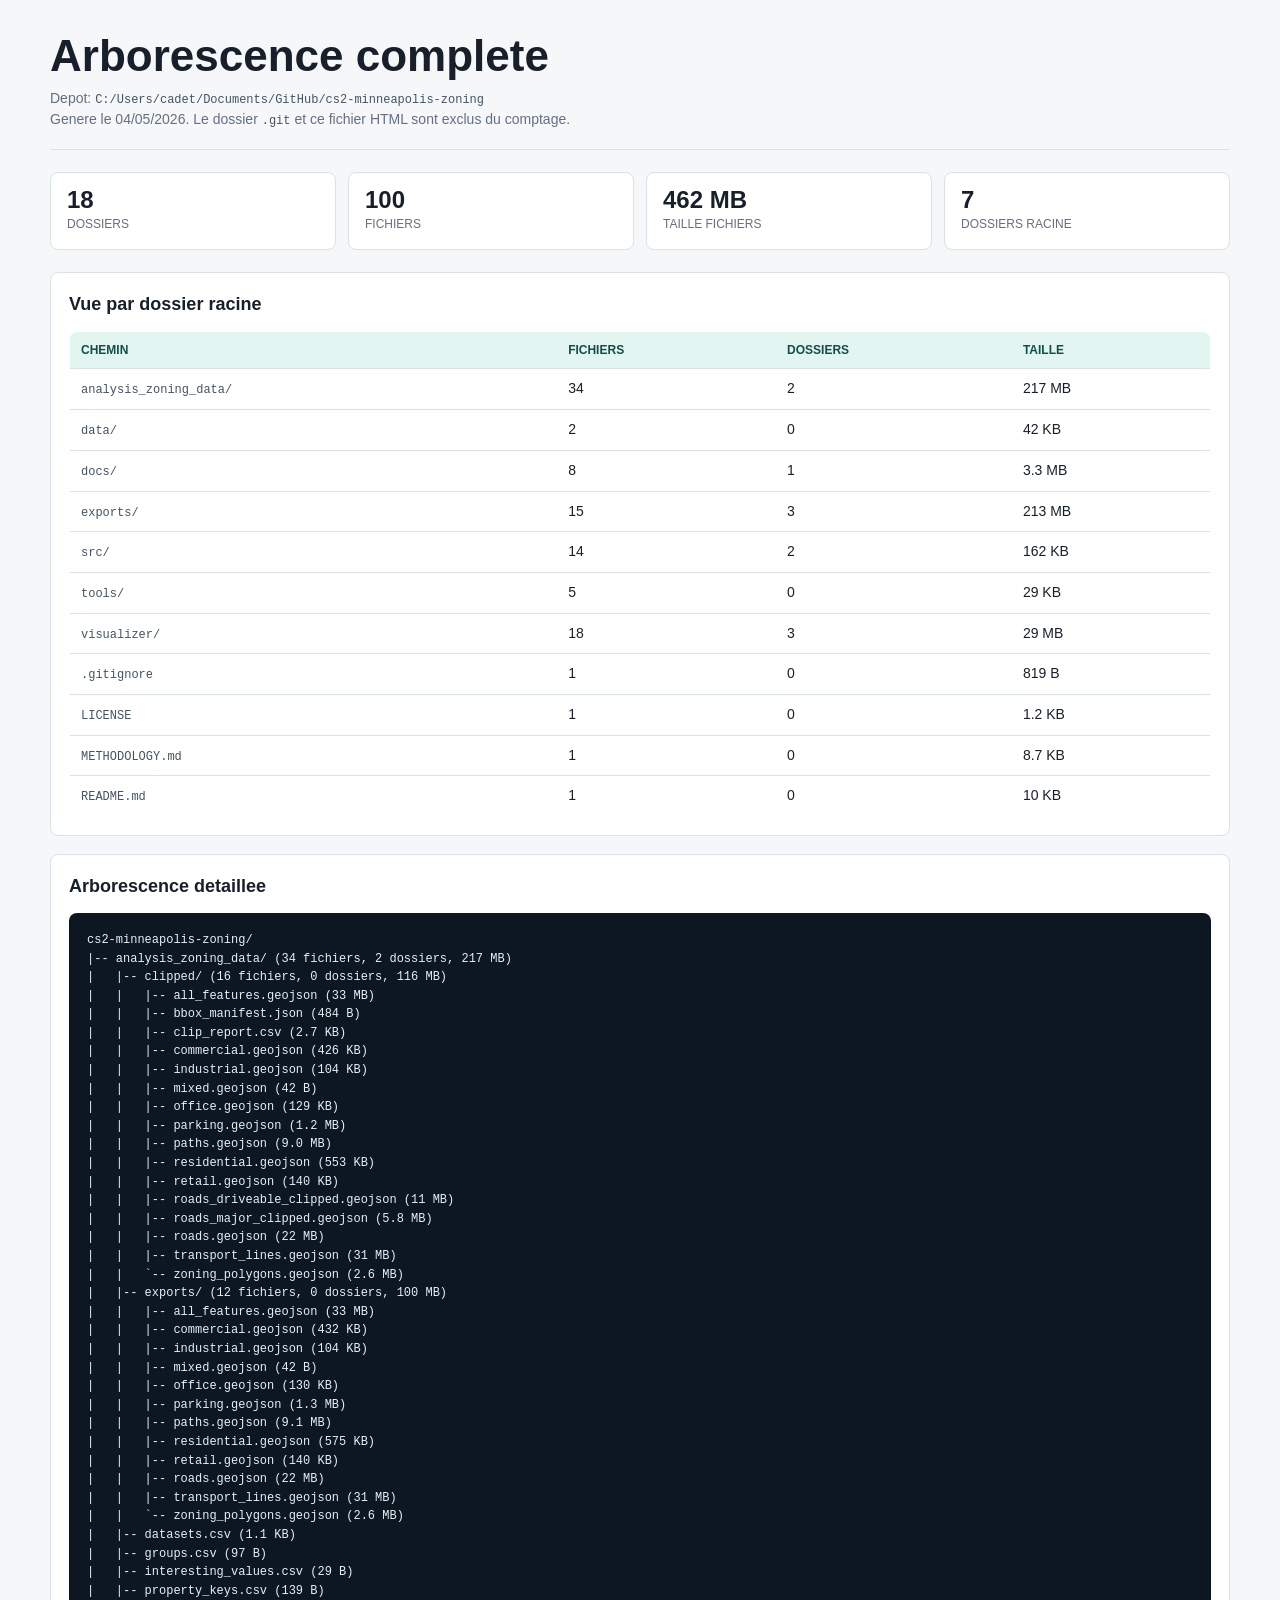
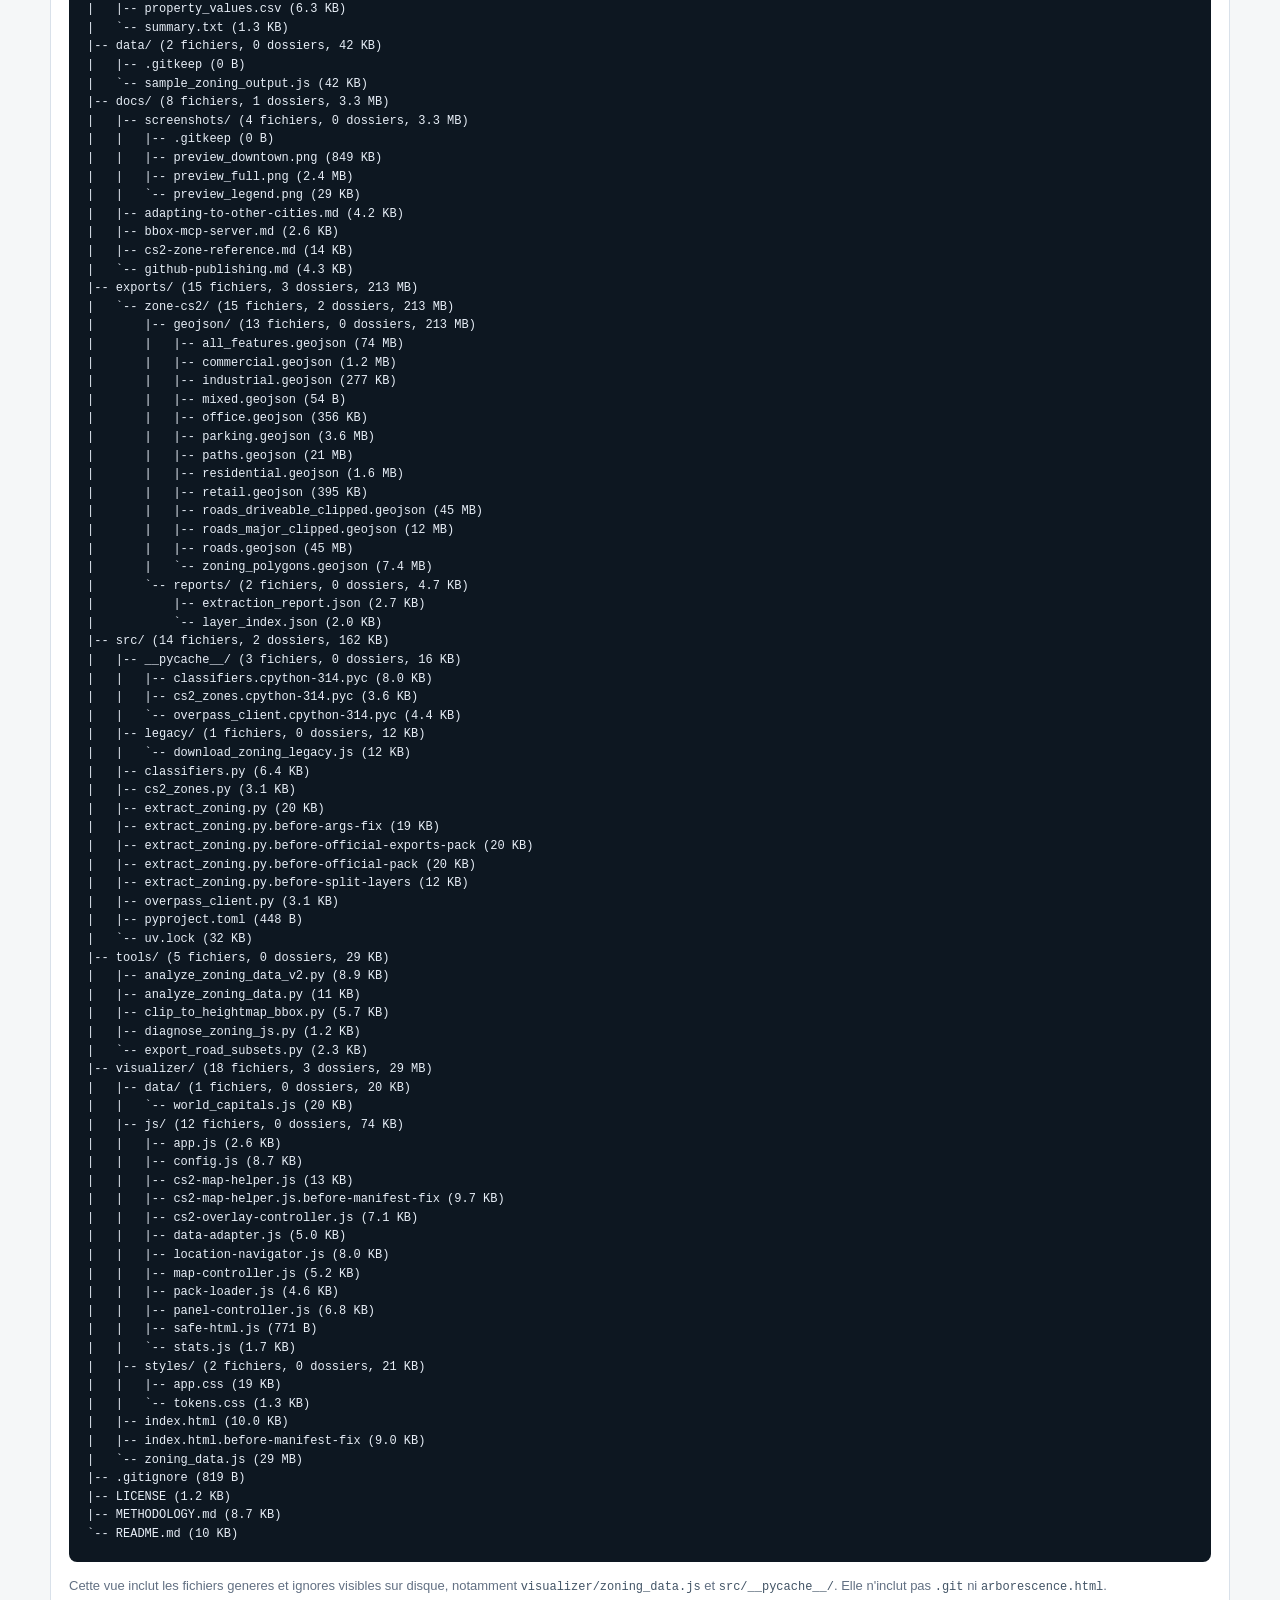
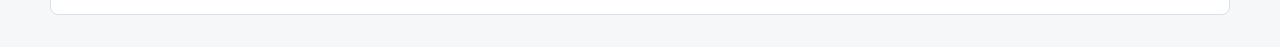
<file: arborescence.html>
<!doctype html>
<html lang="fr">
<head>
  <meta charset="utf-8">
  <meta name="viewport" content="width=device-width, initial-scale=1">
  <title>Arborescence complete - cs2-minneapolis-zoning</title>
  <style>
    :root {
      color-scheme: light;
      --bg: #f5f7f8;
      --panel: #ffffff;
      --ink: #17202a;
      --muted: #627083;
      --rule: #d9e1ea;
      --accent: #0f766e;
      --accent-soft: #e3f5f1;
      --code-bg: #0d1721;
      --code-ink: #e7eef7;
    }

    * {
      box-sizing: border-box;
    }

    body {
      margin: 0;
      background: var(--bg);
      color: var(--ink);
      font: 14px/1.55 "Segoe UI", Arial, sans-serif;
    }

    main {
      width: min(1180px, calc(100% - 32px));
      margin: 32px auto;
    }

    header {
      padding-bottom: 18px;
      border-bottom: 1px solid var(--rule);
    }

    h1,
    h2,
    p {
      margin-top: 0;
    }

    h1 {
      margin-bottom: 8px;
      font-size: clamp(30px, 4vw, 44px);
      line-height: 1.08;
      letter-spacing: 0;
    }

    h2 {
      margin-bottom: 12px;
      font-size: 18px;
    }

    .subtitle {
      margin-bottom: 0;
      color: var(--muted);
    }

    code,
    pre {
      font-family: Consolas, "Cascadia Mono", "Courier New", monospace;
    }

    code {
      color: #425466;
      font-size: 12px;
    }

    .stats {
      display: grid;
      grid-template-columns: repeat(auto-fit, minmax(160px, 1fr));
      gap: 12px;
      margin: 22px 0;
    }

    .stat {
      min-width: 0;
      padding: 14px 16px;
      border: 1px solid var(--rule);
      border-radius: 8px;
      background: var(--panel);
    }

    .stat strong {
      display: block;
      font-size: 24px;
      line-height: 1.1;
    }

    .stat span {
      color: var(--muted);
      font-size: 12px;
      text-transform: uppercase;
    }

    .panel {
      margin-top: 18px;
      padding: 18px;
      border: 1px solid var(--rule);
      border-radius: 8px;
      background: var(--panel);
    }

    table {
      width: 100%;
      border-collapse: collapse;
      overflow: hidden;
      border: 1px solid var(--rule);
      border-radius: 8px;
      background: var(--panel);
    }

    th,
    td {
      padding: 9px 11px;
      border-bottom: 1px solid var(--rule);
      text-align: left;
      vertical-align: top;
    }

    th {
      background: var(--accent-soft);
      color: #114f49;
      font-size: 12px;
      text-transform: uppercase;
    }

    tr:last-child td {
      border-bottom: 0;
    }

    td:nth-child(2),
    td:nth-child(3),
    td:nth-child(4) {
      white-space: nowrap;
    }

    .tree {
      overflow: auto;
      margin: 0;
      padding: 18px;
      border-radius: 8px;
      background: var(--code-bg);
      color: var(--code-ink);
      font-size: 12px;
      line-height: 1.55;
      white-space: pre;
    }

    .note {
      margin: 14px 0 0;
      color: var(--muted);
      font-size: 13px;
    }

    @media (max-width: 720px) {
      main {
        width: min(100% - 20px, 1180px);
        margin: 18px auto;
      }

      .panel {
        padding: 12px;
      }

      th,
      td {
        padding: 8px;
      }
    }
  </style>
</head>
<body>
  <main>
    <header>
      <h1>Arborescence complete</h1>
      <p class="subtitle">
        Depot: <code>C:/Users/cadet/Documents/GitHub/cs2-minneapolis-zoning</code><br>
        Genere le 04/05/2026. Le dossier <code>.git</code> et ce fichier HTML sont exclus du comptage.
      </p>
    </header>

    <section class="stats" aria-label="Resume de l'arborescence">
      <div class="stat"><strong>18</strong><span>Dossiers</span></div>
      <div class="stat"><strong>100</strong><span>Fichiers</span></div>
      <div class="stat"><strong>462 MB</strong><span>Taille fichiers</span></div>
      <div class="stat"><strong>7</strong><span>Dossiers racine</span></div>
    </section>

    <section class="panel" aria-labelledby="top-level-title">
      <h2 id="top-level-title">Vue par dossier racine</h2>
      <table>
        <thead>
          <tr>
            <th>Chemin</th>
            <th>Fichiers</th>
            <th>Dossiers</th>
            <th>Taille</th>
          </tr>
        </thead>
        <tbody>
          <tr><td><code>analysis_zoning_data/</code></td><td>34</td><td>2</td><td>217 MB</td></tr>
          <tr><td><code>data/</code></td><td>2</td><td>0</td><td>42 KB</td></tr>
          <tr><td><code>docs/</code></td><td>8</td><td>1</td><td>3.3 MB</td></tr>
          <tr><td><code>exports/</code></td><td>15</td><td>3</td><td>213 MB</td></tr>
          <tr><td><code>src/</code></td><td>14</td><td>2</td><td>162 KB</td></tr>
          <tr><td><code>tools/</code></td><td>5</td><td>0</td><td>29 KB</td></tr>
          <tr><td><code>visualizer/</code></td><td>18</td><td>3</td><td>29 MB</td></tr>
          <tr><td><code>.gitignore</code></td><td>1</td><td>0</td><td>819 B</td></tr>
          <tr><td><code>LICENSE</code></td><td>1</td><td>0</td><td>1.2 KB</td></tr>
          <tr><td><code>METHODOLOGY.md</code></td><td>1</td><td>0</td><td>8.7 KB</td></tr>
          <tr><td><code>README.md</code></td><td>1</td><td>0</td><td>10 KB</td></tr>
        </tbody>
      </table>
    </section>

    <section class="panel" aria-labelledby="tree-title">
      <h2 id="tree-title">Arborescence detaillee</h2>
      <pre class="tree">cs2-minneapolis-zoning/
|-- analysis_zoning_data/ (34 fichiers, 2 dossiers, 217 MB)
|   |-- clipped/ (16 fichiers, 0 dossiers, 116 MB)
|   |   |-- all_features.geojson (33 MB)
|   |   |-- bbox_manifest.json (484 B)
|   |   |-- clip_report.csv (2.7 KB)
|   |   |-- commercial.geojson (426 KB)
|   |   |-- industrial.geojson (104 KB)
|   |   |-- mixed.geojson (42 B)
|   |   |-- office.geojson (129 KB)
|   |   |-- parking.geojson (1.2 MB)
|   |   |-- paths.geojson (9.0 MB)
|   |   |-- residential.geojson (553 KB)
|   |   |-- retail.geojson (140 KB)
|   |   |-- roads_driveable_clipped.geojson (11 MB)
|   |   |-- roads_major_clipped.geojson (5.8 MB)
|   |   |-- roads.geojson (22 MB)
|   |   |-- transport_lines.geojson (31 MB)
|   |   `-- zoning_polygons.geojson (2.6 MB)
|   |-- exports/ (12 fichiers, 0 dossiers, 100 MB)
|   |   |-- all_features.geojson (33 MB)
|   |   |-- commercial.geojson (432 KB)
|   |   |-- industrial.geojson (104 KB)
|   |   |-- mixed.geojson (42 B)
|   |   |-- office.geojson (130 KB)
|   |   |-- parking.geojson (1.3 MB)
|   |   |-- paths.geojson (9.1 MB)
|   |   |-- residential.geojson (575 KB)
|   |   |-- retail.geojson (140 KB)
|   |   |-- roads.geojson (22 MB)
|   |   |-- transport_lines.geojson (31 MB)
|   |   `-- zoning_polygons.geojson (2.6 MB)
|   |-- datasets.csv (1.1 KB)
|   |-- groups.csv (97 B)
|   |-- interesting_values.csv (29 B)
|   |-- property_keys.csv (139 B)
|   |-- property_values.csv (6.3 KB)
|   `-- summary.txt (1.3 KB)
|-- data/ (2 fichiers, 0 dossiers, 42 KB)
|   |-- .gitkeep (0 B)
|   `-- sample_zoning_output.js (42 KB)
|-- docs/ (8 fichiers, 1 dossiers, 3.3 MB)
|   |-- screenshots/ (4 fichiers, 0 dossiers, 3.3 MB)
|   |   |-- .gitkeep (0 B)
|   |   |-- preview_downtown.png (849 KB)
|   |   |-- preview_full.png (2.4 MB)
|   |   `-- preview_legend.png (29 KB)
|   |-- adapting-to-other-cities.md (4.2 KB)
|   |-- bbox-mcp-server.md (2.6 KB)
|   |-- cs2-zone-reference.md (14 KB)
|   `-- github-publishing.md (4.3 KB)
|-- exports/ (15 fichiers, 3 dossiers, 213 MB)
|   `-- zone-cs2/ (15 fichiers, 2 dossiers, 213 MB)
|       |-- geojson/ (13 fichiers, 0 dossiers, 213 MB)
|       |   |-- all_features.geojson (74 MB)
|       |   |-- commercial.geojson (1.2 MB)
|       |   |-- industrial.geojson (277 KB)
|       |   |-- mixed.geojson (54 B)
|       |   |-- office.geojson (356 KB)
|       |   |-- parking.geojson (3.6 MB)
|       |   |-- paths.geojson (21 MB)
|       |   |-- residential.geojson (1.6 MB)
|       |   |-- retail.geojson (395 KB)
|       |   |-- roads_driveable_clipped.geojson (45 MB)
|       |   |-- roads_major_clipped.geojson (12 MB)
|       |   |-- roads.geojson (45 MB)
|       |   `-- zoning_polygons.geojson (7.4 MB)
|       `-- reports/ (2 fichiers, 0 dossiers, 4.7 KB)
|           |-- extraction_report.json (2.7 KB)
|           `-- layer_index.json (2.0 KB)
|-- src/ (14 fichiers, 2 dossiers, 162 KB)
|   |-- __pycache__/ (3 fichiers, 0 dossiers, 16 KB)
|   |   |-- classifiers.cpython-314.pyc (8.0 KB)
|   |   |-- cs2_zones.cpython-314.pyc (3.6 KB)
|   |   `-- overpass_client.cpython-314.pyc (4.4 KB)
|   |-- legacy/ (1 fichiers, 0 dossiers, 12 KB)
|   |   `-- download_zoning_legacy.js (12 KB)
|   |-- classifiers.py (6.4 KB)
|   |-- cs2_zones.py (3.1 KB)
|   |-- extract_zoning.py (20 KB)
|   |-- extract_zoning.py.before-args-fix (19 KB)
|   |-- extract_zoning.py.before-official-exports-pack (20 KB)
|   |-- extract_zoning.py.before-official-pack (20 KB)
|   |-- extract_zoning.py.before-split-layers (12 KB)
|   |-- overpass_client.py (3.1 KB)
|   |-- pyproject.toml (448 B)
|   `-- uv.lock (32 KB)
|-- tools/ (5 fichiers, 0 dossiers, 29 KB)
|   |-- analyze_zoning_data_v2.py (8.9 KB)
|   |-- analyze_zoning_data.py (11 KB)
|   |-- clip_to_heightmap_bbox.py (5.7 KB)
|   |-- diagnose_zoning_js.py (1.2 KB)
|   `-- export_road_subsets.py (2.3 KB)
|-- visualizer/ (18 fichiers, 3 dossiers, 29 MB)
|   |-- data/ (1 fichiers, 0 dossiers, 20 KB)
|   |   `-- world_capitals.js (20 KB)
|   |-- js/ (12 fichiers, 0 dossiers, 74 KB)
|   |   |-- app.js (2.6 KB)
|   |   |-- config.js (8.7 KB)
|   |   |-- cs2-map-helper.js (13 KB)
|   |   |-- cs2-map-helper.js.before-manifest-fix (9.7 KB)
|   |   |-- cs2-overlay-controller.js (7.1 KB)
|   |   |-- data-adapter.js (5.0 KB)
|   |   |-- location-navigator.js (8.0 KB)
|   |   |-- map-controller.js (5.2 KB)
|   |   |-- pack-loader.js (4.6 KB)
|   |   |-- panel-controller.js (6.8 KB)
|   |   |-- safe-html.js (771 B)
|   |   `-- stats.js (1.7 KB)
|   |-- styles/ (2 fichiers, 0 dossiers, 21 KB)
|   |   |-- app.css (19 KB)
|   |   `-- tokens.css (1.3 KB)
|   |-- index.html (10.0 KB)
|   |-- index.html.before-manifest-fix (9.0 KB)
|   `-- zoning_data.js (29 MB)
|-- .gitignore (819 B)
|-- LICENSE (1.2 KB)
|-- METHODOLOGY.md (8.7 KB)
`-- README.md (10 KB)</pre>
      <p class="note">Cette vue inclut les fichiers generes et ignores visibles sur disque, notamment <code>visualizer/zoning_data.js</code> et <code>src/__pycache__/</code>. Elle n'inclut pas <code>.git</code> ni <code>arborescence.html</code>.</p>
    </section>
  </main>
</body>
</html>
</file>
